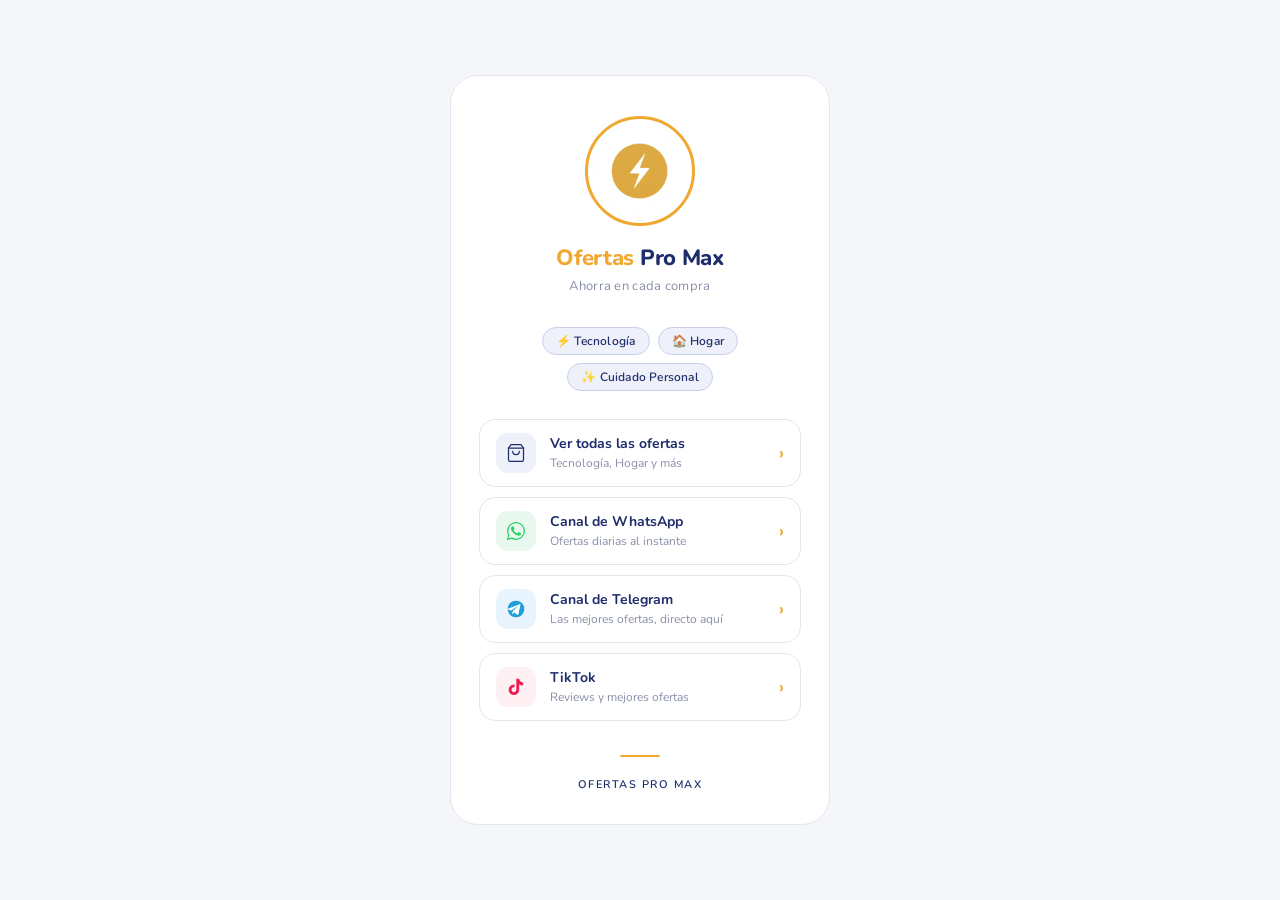
<file: index.html>
<!doctype html>
<html lang="es">
  <head>
    <meta charset="UTF-8" />
    <meta name="viewport" content="width=device-width, initial-scale=1.0" />
    <title>Ofertas Pro Max</title>
    <link rel="icon" type="image/png" href="Logo.png" />
    <link rel="shortcut icon" href="favicon.ico" />
    <link rel="stylesheet" href="css/style.css" />
    <link rel="preconnect" href="https://fonts.googleapis.com" />
    <link
      href="https://fonts.googleapis.com/css2?family=Nunito:wght@400;600;700;800&display=swap"
      rel="stylesheet"
    />
    <!-- Google Tag Manager -->
<script>(function(w,d,s,l,i){w[l]=w[l]||[];w[l].push({'gtm.start':
new Date().getTime(),event:'gtm.js'});var f=d.getElementsByTagName(s)[0],
j=d.createElement(s),dl=l!='dataLayer'?'&l='+l:'';j.async=true;j.src=
'https://www.googletagmanager.com/gtm.js?id='+i+dl;f.parentNode.insertBefore(j,f);
})(window,document,'script','dataLayer','GTM-57W7SPSG');</script>
<!-- End Google Tag Manager -->
  </head>
  <body>
    <!-- Google Tag Manager (noscript) -->
<noscript><iframe src="https://www.googletagmanager.com/ns.html?id=GTM-57W7SPSG"
height="0" width="0" style="display:none;visibility:hidden"></iframe></noscript>
<!-- End Google Tag Manager (noscript) -->
    
    <div class="card">
      <div class="logo-wrap drop d1">
        <!-- Reemplaza "Logo.png" con la ruta de tu logo -->
        <img src="isotipo.png" alt="Ofertas Pro Max" />
      </div>

      <p class="brand-name drop d2"><span>Ofertas</span> Pro Max</p>
      <p class="tagline drop d2">Ahorra en cada compra</p>

      <div class="categorias drop d3">
        <span class="chip">⚡ Tecnología</span>
        <span class="chip">🏠 Hogar</span>
        <span class="chip">✨ Cuidado Personal</span>
      </div>

      <!-- PRODUCTOS -->
      <a class="btn drop d4" href="products.html">
        <div class="btn-icon" style="background: #eef1fa">
          <svg viewBox="0 0 24 24" fill="none">
            <path
              d="M6 2L3 6v14a2 2 0 002 2h14a2 2 0 002-2V6l-3-4z"
              stroke="#1E2D6B"
              stroke-width="1.5"
              stroke-linecap="round"
              stroke-linejoin="round"
            />
            <path
              d="M3 6h18M16 10a4 4 0 01-8 0"
              stroke="#1E2D6B"
              stroke-width="1.5"
              stroke-linecap="round"
              stroke-linejoin="round"
            />
          </svg>
        </div>
        <div class="btn-text">
          <span class="btn-label">Ver todas las ofertas</span>
          <span class="btn-sub">Tecnología, Hogar y más</span>
        </div>
        <span class="btn-arrow">›</span>
      </a>

      <!-- WHATSAPP — reemplaza el número con el tuyo (52 = código México) -->
      <a
        class="btn drop d5"
        href="https://whatsapp.com/channel/0029VbD0dX8CnA7ysScewK2x"
        target="_blank"
        rel="noopener"
      >
        <div class="btn-icon" style="background: #e8f8ee">
          <svg viewBox="0 0 24 24" fill="none">
            <path
              d="M17.472 14.382c-.297-.149-1.758-.867-2.03-.967-.273-.099-.471-.148-.67.15-.197.297-.767.966-.94 1.164-.173.199-.347.223-.644.075-.297-.15-1.255-.463-2.39-1.475-.883-.788-1.48-1.761-1.653-2.059-.173-.297-.018-.458.13-.606.134-.133.298-.347.446-.52.149-.174.198-.298.298-.497.099-.198.05-.371-.025-.52-.075-.149-.669-1.612-.916-2.207-.242-.579-.487-.5-.669-.51-.173-.008-.371-.01-.57-.01-.198 0-.52.074-.792.372-.272.297-1.04 1.016-1.04 2.479 0 1.462 1.065 2.875 1.213 3.074.149.198 2.096 3.2 5.077 4.487.709.306 1.262.489 1.694.625.712.227 1.36.195 1.871.118.571-.085 1.758-.719 2.006-1.413.248-.694.248-1.289.173-1.413-.074-.124-.272-.198-.57-.347z"
              fill="#25D366"
            />
            <path
              d="M12 2C6.477 2 2 6.477 2 12c0 1.89.525 3.66 1.438 5.168L2 22l4.978-1.413A9.956 9.956 0 0012 22c5.523 0 10-4.477 10-10S17.523 2 12 2z"
              stroke="#25D366"
              stroke-width="1.5"
              fill="none"
            />
          </svg>
        </div>
        <div class="btn-text">
          <span class="btn-label">Canal de WhatsApp</span>
          <span class="btn-sub">Ofertas diarias al instante</span>
        </div>
        <span class="btn-arrow">›</span>
      </a>

      <!-- TELEGRAM — reemplaza "tucanal" con tu usuario de Telegram -->
      <a
        class="btn drop d6"
        href="https://t.me/ofertaspromax_mx"
        target="_blank"
        rel="noopener"
      >
        <div class="btn-icon" style="background: #e8f4fd">
          <svg viewBox="0 0 24 24" fill="none">
            <circle cx="12" cy="12" r="10" fill="#229ED9" />
            <path
              d="M17.207 7.307l-2.326 10.98c-.175.786-.633.977-1.283.608l-3.55-2.617-1.713 1.648c-.19.19-.348.348-.713.348l.254-3.604 6.554-5.92c.285-.254-.062-.395-.443-.14L6.19 13.757l-3.494-1.093c-.759-.237-.773-.759.158-1.124l13.65-5.265c.633-.237 1.188.14.703 1.032z"
              fill="white"
            />
          </svg>
        </div>
        <div class="btn-text">
          <span class="btn-label">Canal de Telegram</span>
          <span class="btn-sub">Las mejores ofertas, directo aquí</span>
        </div>
        <span class="btn-arrow">›</span>
      </a>

      <!-- TIKTOK — reemplaza "@tuusuario" con tu usuario de TikTok -->
      <a
        class="btn drop d7"
        href="https://www.tiktok.com/@ofertas.pro.max"
        target="_blank"
        rel="noopener"
      >
        <div class="btn-icon" style="background: #fff0f3">
          <svg viewBox="0 0 24 24" fill="none">
            <path
              d="M19.59 6.69a4.83 4.83 0 01-3.77-4.25V2h-3.45v13.67a2.89 2.89 0 01-2.88 2.5 2.89 2.89 0 01-2.89-2.89 2.89 2.89 0 012.89-2.89c.28 0 .54.04.79.1V9.01a6.33 6.33 0 00-.79-.05 6.34 6.34 0 00-6.34 6.34 6.34 6.34 0 006.34 6.34 6.34 6.34 0 006.33-6.34V8.69a8.22 8.22 0 004.8 1.54V6.78a4.85 4.85 0 01-1.03-.09z"
              fill="#ee1d52"
            />
          </svg>
        </div>
        <div class="btn-text">
          <span class="btn-label">TikTok</span>
          <span class="btn-sub">Reviews y mejores ofertas</span>
        </div>
        <span class="btn-arrow">›</span>
      </a>

      <div class="divider drop d8"></div>
      <span class="footer drop d8">Ofertas Pro Max</span>
    </div>
  </body>
</html>
</file>
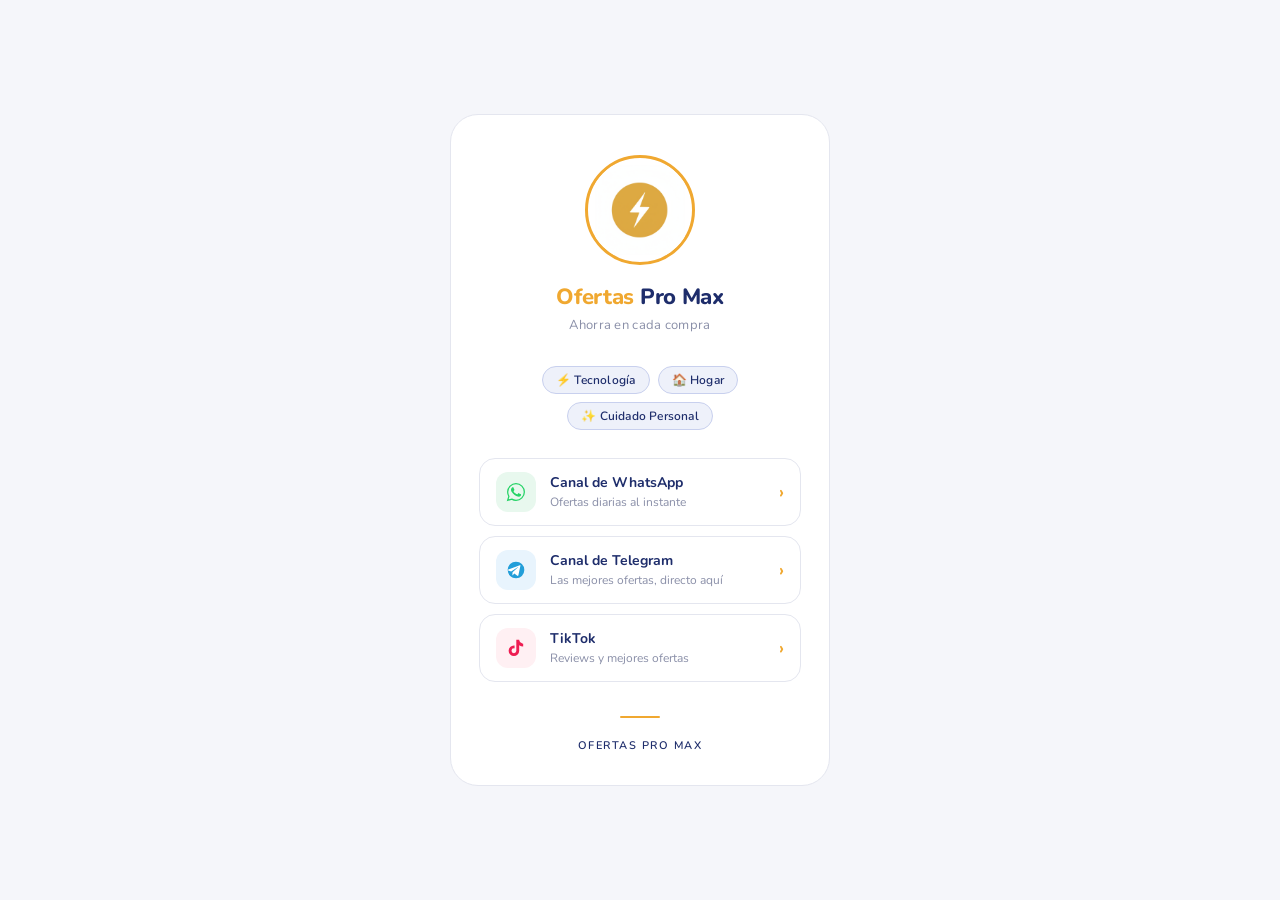
<file: Index.html>
<!doctype html>
<html lang="es">
  <head>
    <meta charset="UTF-8" />
    <meta name="viewport" content="width=device-width, initial-scale=1.0" />
    <title>Ofertas Pro Max</title>
    <link rel="icon" type="image/png" href="isotipo.png" />
    <link rel="shortcut icon" href="favicon.ico" />

    <link rel="preconnect" href="https://fonts.googleapis.com" />
    <link
      href="https://fonts.googleapis.com/css2?family=Nunito:wght@400;600;700;800&display=swap"
      rel="stylesheet"
    />
    <style>
      *,
      *::before,
      *::after {
        box-sizing: border-box;
        margin: 0;
        padding: 0;
      }

      :root {
        --amarillo: #f0a830;
        --azul: #1e2d6b;
        --azul-claro: #2a3e8f;
        --fondo: #f5f6fa;
        --blanco: #ffffff;
        --gris: #8a8fa8;
        --borde: #e4e6ef;
      }

      body {
        font-family: "Nunito", sans-serif;
        background: var(--fondo);
        min-height: 100vh;
        display: flex;
        align-items: center;
        justify-content: center;
        padding: 2rem 1rem;
      }

      .card {
        background: var(--blanco);
        border-radius: 28px;
        padding: 2.5rem 1.75rem 2rem;
        width: 100%;
        max-width: 380px;
        border: 1px solid var(--borde);
        display: flex;
        flex-direction: column;
        align-items: center;
      }

      /* Logo */
      .logo-wrap {
        width: 110px;
        height: 110px;
        border-radius: 50%;
        border: 3px solid var(--amarillo);
        background: #fff;
        display: flex;
        align-items: center;
        justify-content: center;
        overflow: hidden;
        margin-bottom: 1.1rem;
      }
      .logo-wrap img {
        width: 90px;
        height: 90px;
        object-fit: contain;
      }

      /* Nombre y tagline */
      .brand-name {
        font-size: 22px;
        font-weight: 800;
        color: var(--azul);
        letter-spacing: -0.3px;
        margin-bottom: 4px;
        text-align: center;
      }
      .brand-name span {
        color: var(--amarillo);
      }

      .tagline {
        font-size: 13px;
        color: var(--gris);
        font-weight: 400;
        margin-bottom: 2rem;
        text-align: center;
        letter-spacing: 0.3px;
      }

      /* Botones */
      .btn {
        width: 100%;
        display: flex;
        align-items: center;
        gap: 14px;
        padding: 13px 16px;
        border-radius: 16px;
        border: 1px solid var(--borde);
        background: var(--blanco);
        cursor: pointer;
        margin-bottom: 10px;
        text-decoration: none;
        transition:
          transform 0.12s ease,
          border-color 0.12s ease,
          background 0.12s ease;
      }
      .btn:hover {
        transform: translateY(-2px);
        border-color: var(--amarillo);
        background: #fffbf3;
      }
      .btn:active {
        transform: scale(0.98);
      }

      .btn-icon {
        width: 40px;
        height: 40px;
        border-radius: 12px;
        display: flex;
        align-items: center;
        justify-content: center;
        flex-shrink: 0;
      }
      .btn-icon svg {
        width: 20px;
        height: 20px;
      }

      .btn-text {
        flex: 1;
      }
      .btn-label {
        font-size: 14px;
        font-weight: 700;
        color: var(--azul);
        display: block;
        line-height: 1.2;
      }
      .btn-sub {
        font-size: 12px;
        color: var(--gris);
        display: block;
        margin-top: 2px;
        font-weight: 400;
      }
      .btn-arrow {
        font-size: 18px;
        color: var(--amarillo);
        font-weight: 700;
      }

      .categorias {
        display: flex;
        gap: 8px;
        flex-wrap: wrap;
        justify-content: center;
        margin-bottom: 1.75rem;
      }
      .chip {
        font-size: 12px;
        font-weight: 600;
        color: var(--azul);
        background: #eef1fa;
        border: 1px solid #c8d0ee;
        border-radius: 20px;
        padding: 5px 13px;
        letter-spacing: 0.2px;
      }
      .divider {
        width: 40px;
        height: 2px;
        background: var(--amarillo);
        border-radius: 2px;
        margin: 1.5rem 0 1.25rem;
        opacity: 0.4;
      }

      .footer {
        font-size: 11px;
        color: var(--azul);
        font-weight: 600;
        letter-spacing: 1.5px;
        text-transform: uppercase;
        opacity: 0.5;
      }

      /* Animación de caída marcada con rebote fuerte */
      @keyframes dropIn {
        0% {
          opacity: 0;
          transform: translateY(-120px) scale(0.8) rotate(-2deg);
        }
        55% {
          opacity: 1;
          transform: translateY(18px) scale(1.06) rotate(1deg);
        }
        72% {
          transform: translateY(-10px) scale(0.97) rotate(-0.5deg);
        }
        86% {
          transform: translateY(6px) scale(1.02) rotate(0.3deg);
        }
        94% {
          transform: translateY(-3px) scale(0.99);
        }
        100% {
          opacity: 1;
          transform: translateY(0) scale(1) rotate(0deg);
        }
      }

      .drop {
        opacity: 0;
        animation: dropIn 0.75s cubic-bezier(0.22, 1, 0.36, 1) forwards;
      }
      .d1 {
        animation-delay: 0.05s;
      }
      .d2 {
        animation-delay: 0.22s;
      }
      .d3 {
        animation-delay: 0.38s;
      }
      .d4 {
        animation-delay: 0.54s;
      }
      .d5 {
        animation-delay: 0.7s;
      }
      .d6 {
        animation-delay: 0.86s;
      }
      .d7 {
        animation-delay: 0.96s;
      }
      .d8 {
        animation-delay: 1.06s;
      }
    </style>
  </head>
  <body>
    <div class="card">
      <div class="logo-wrap drop d1">
        <!-- Reemplaza "Logo.png" con la ruta de tu logo -->
        <img src="isotipo.png" alt="Ofertas Pro Max" />
      </div>

      <p class="brand-name drop d2"><span>Ofertas</span> Pro Max</p>
      <p class="tagline drop d2">Ahorra en cada compra</p>

      <div class="categorias drop d3">
        <span class="chip">⚡ Tecnología</span>
        <span class="chip">🏠 Hogar</span>
        <span class="chip">✨ Cuidado Personal</span>
      </div>

      <a
        class="btn drop d4"
        href="https://whatsapp.com/channel/0029VbD0dX8CnA7ysScewK2x"
        target="_blank"
        rel="noopener"
      >
        <div class="btn-icon" style="background: #e8f8ee">
          <svg viewBox="0 0 24 24" fill="none">
            <path
              d="M17.472 14.382c-.297-.149-1.758-.867-2.03-.967-.273-.099-.471-.148-.67.15-.197.297-.767.966-.94 1.164-.173.199-.347.223-.644.075-.297-.15-1.255-.463-2.39-1.475-.883-.788-1.48-1.761-1.653-2.059-.173-.297-.018-.458.13-.606.134-.133.298-.347.446-.52.149-.174.198-.298.298-.497.099-.198.05-.371-.025-.52-.075-.149-.669-1.612-.916-2.207-.242-.579-.487-.5-.669-.51-.173-.008-.371-.01-.57-.01-.198 0-.52.074-.792.372-.272.297-1.04 1.016-1.04 2.479 0 1.462 1.065 2.875 1.213 3.074.149.198 2.096 3.2 5.077 4.487.709.306 1.262.489 1.694.625.712.227 1.36.195 1.871.118.571-.085 1.758-.719 2.006-1.413.248-.694.248-1.289.173-1.413-.074-.124-.272-.198-.57-.347z"
              fill="#25D366"
            />
            <path
              d="M12 2C6.477 2 2 6.477 2 12c0 1.89.525 3.66 1.438 5.168L2 22l4.978-1.413A9.956 9.956 0 0012 22c5.523 0 10-4.477 10-10S17.523 2 12 2z"
              stroke="#25D366"
              stroke-width="1.5"
              fill="none"
            />
          </svg>
        </div>
        <div class="btn-text">
          <span class="btn-label">Canal de WhatsApp</span>
          <span class="btn-sub">Ofertas diarias al instante</span>
        </div>
        <span class="btn-arrow">›</span>
      </a>

      <!-- TELEGRAM — reemplaza "tucanal" con tu usuario de Telegram -->
      <a
        class="btn drop d5"
        href="https://t.me/ofertaspromax_mx"
        target="_blank"
        rel="noopener"
      >
        <div class="btn-icon" style="background: #e8f4fd">
          <svg viewBox="0 0 24 24" fill="none">
            <circle cx="12" cy="12" r="10" fill="#229ED9" />
            <path
              d="M17.207 7.307l-2.326 10.98c-.175.786-.633.977-1.283.608l-3.55-2.617-1.713 1.648c-.19.19-.348.348-.713.348l.254-3.604 6.554-5.92c.285-.254-.062-.395-.443-.14L6.19 13.757l-3.494-1.093c-.759-.237-.773-.759.158-1.124l13.65-5.265c.633-.237 1.188.14.703 1.032z"
              fill="white"
            />
          </svg>
        </div>
        <div class="btn-text">
          <span class="btn-label">Canal de Telegram</span>
          <span class="btn-sub">Las mejores ofertas, directo aquí</span>
        </div>
        <span class="btn-arrow">›</span>
      </a>

      <!-- TIKTOK — reemplaza "@tuusuario" con tu usuario de TikTok -->
      <a
        class="btn drop d6"
        href="https://www.tiktok.com/@ofertas.pro.max"
        target="_blank"
        rel="noopener"
      >
        <div class="btn-icon" style="background: #fff0f3">
          <svg viewBox="0 0 24 24" fill="none">
            <path
              d="M19.59 6.69a4.83 4.83 0 01-3.77-4.25V2h-3.45v13.67a2.89 2.89 0 01-2.88 2.5 2.89 2.89 0 01-2.89-2.89 2.89 2.89 0 012.89-2.89c.28 0 .54.04.79.1V9.01a6.33 6.33 0 00-.79-.05 6.34 6.34 0 00-6.34 6.34 6.34 6.34 0 006.34 6.34 6.34 6.34 0 006.33-6.34V8.69a8.22 8.22 0 004.8 1.54V6.78a4.85 4.85 0 01-1.03-.09z"
              fill="#ee1d52"
            />
          </svg>
        </div>
        <div class="btn-text">
          <span class="btn-label">TikTok</span>
          <span class="btn-sub">Reviews y mejores ofertas</span>
        </div>
        <span class="btn-arrow">›</span>
      </a>

      <div class="divider drop d7"></div>
      <span class="footer drop d8">Ofertas Pro Max</span>
    </div>
  </body>
</html>
</file>
<file: css/style.css>
*,
*::before,
*::after {
  box-sizing: border-box;
  margin: 0;
  padding: 0;
}

:root {
  --amarillo: #f0a830;
  --azul: #1e2d6b;
  --azul-claro: #2a3e8f;
  --fondo: #f5f6fa;
  --blanco: #ffffff;
  --gris: #8a8fa8;
  --borde: #e4e6ef;
}

body {
  font-family: "Nunito", sans-serif;
  background: var(--fondo);
  min-height: 100vh;
  display: flex;
  align-items: center;
  justify-content: center;
  padding: 2rem 1rem;
}

.card {
  background: var(--blanco);
  border-radius: 28px;
  padding: 2.5rem 1.75rem 2rem;
  width: 100%;
  max-width: 380px;
  border: 1px solid var(--borde);
  display: flex;
  flex-direction: column;
  align-items: center;
}

/* Logo */
.logo-wrap {
  width: 110px;
  height: 110px;
  border-radius: 50%;
  border: 3px solid var(--amarillo);
  background: #fff;
  display: flex;
  align-items: center;
  justify-content: center;
  overflow: hidden;
  margin-bottom: 1.1rem;
}
.logo-wrap img {
  width: 90px;
  height: 90px;
  object-fit: contain;
}

/* Nombre y tagline */
.brand-name {
  font-size: 22px;
  font-weight: 800;
  color: var(--azul);
  letter-spacing: -0.3px;
  margin-bottom: 4px;
  text-align: center;
}
.brand-name span {
  color: var(--amarillo);
}

.tagline {
  font-size: 13px;
  color: var(--gris);
  font-weight: 400;
  margin-bottom: 2rem;
  text-align: center;
  letter-spacing: 0.3px;
}

/* Botones */
.btn {
  width: 100%;
  display: flex;
  align-items: center;
  gap: 14px;
  padding: 13px 16px;
  border-radius: 16px;
  border: 1px solid var(--borde);
  background: var(--blanco);
  cursor: pointer;
  margin-bottom: 10px;
  text-decoration: none;
  transition:
    transform 0.12s ease,
    border-color 0.12s ease,
    background 0.12s ease;
}
.btn:hover {
  transform: translateY(-2px);
  border-color: var(--amarillo);
  background: #fffbf3;
}
.btn:active {
  transform: scale(0.98);
}

.btn-icon {
  width: 40px;
  height: 40px;
  border-radius: 12px;
  display: flex;
  align-items: center;
  justify-content: center;
  flex-shrink: 0;
}
.btn-icon svg {
  width: 20px;
  height: 20px;
}

.btn-text {
  flex: 1;
}
.btn-label {
  font-size: 14px;
  font-weight: 700;
  color: var(--azul);
  display: block;
  line-height: 1.2;
}
.btn-sub {
  font-size: 12px;
  color: var(--gris);
  display: block;
  margin-top: 2px;
  font-weight: 400;
}
.btn-arrow {
  font-size: 18px;
  color: var(--amarillo);
  font-weight: 700;
}

.categorias {
  display: flex;
  gap: 8px;
  flex-wrap: wrap;
  justify-content: center;
  margin-bottom: 1.75rem;
}
.chip {
  font-size: 12px;
  font-weight: 600;
  color: var(--azul);
  background: #eef1fa;
  border: 1px solid #c8d0ee;
  border-radius: 20px;
  padding: 5px 13px;
  letter-spacing: 0.2px;
}
.divider {
  width: 40px;
  height: 2px;
  background: var(--amarillo);
  border-radius: 2px;
  margin: 1.5rem 0 1.25rem;
  opacity: 0.4;
}

.footer {
  font-size: 11px;
  color: var(--azul);
  font-weight: 600;
  letter-spacing: 1.5px;
  text-transform: uppercase;
  opacity: 0.5;
}

/* Animación de caída marcada con rebote fuerte */
@keyframes dropIn {
  0% {
    opacity: 0;
    transform: translateY(-120px) scale(0.8) rotate(-2deg);
  }
  55% {
    opacity: 1;
    transform: translateY(18px) scale(1.06) rotate(1deg);
  }
  72% {
    transform: translateY(-10px) scale(0.97) rotate(-0.5deg);
  }
  86% {
    transform: translateY(6px) scale(1.02) rotate(0.3deg);
  }
  94% {
    transform: translateY(-3px) scale(0.99);
  }
  100% {
    opacity: 1;
    transform: translateY(0) scale(1) rotate(0deg);
  }
}

.drop {
  opacity: 0;
  animation: dropIn 0.75s cubic-bezier(0.22, 1, 0.36, 1) forwards;
}
.d1 {
  animation-delay: 0.05s;
}
.d2 {
  animation-delay: 0.22s;
}
.d3 {
  animation-delay: 0.38s;
}
.d4 {
  animation-delay: 0.54s;
}
.d5 {
  animation-delay: 0.7s;
}
.d6 {
  animation-delay: 0.86s;
}
.d7 {
  animation-delay: 0.96s;
}
.d8 {
  animation-delay: 1.06s;
}
</file>
